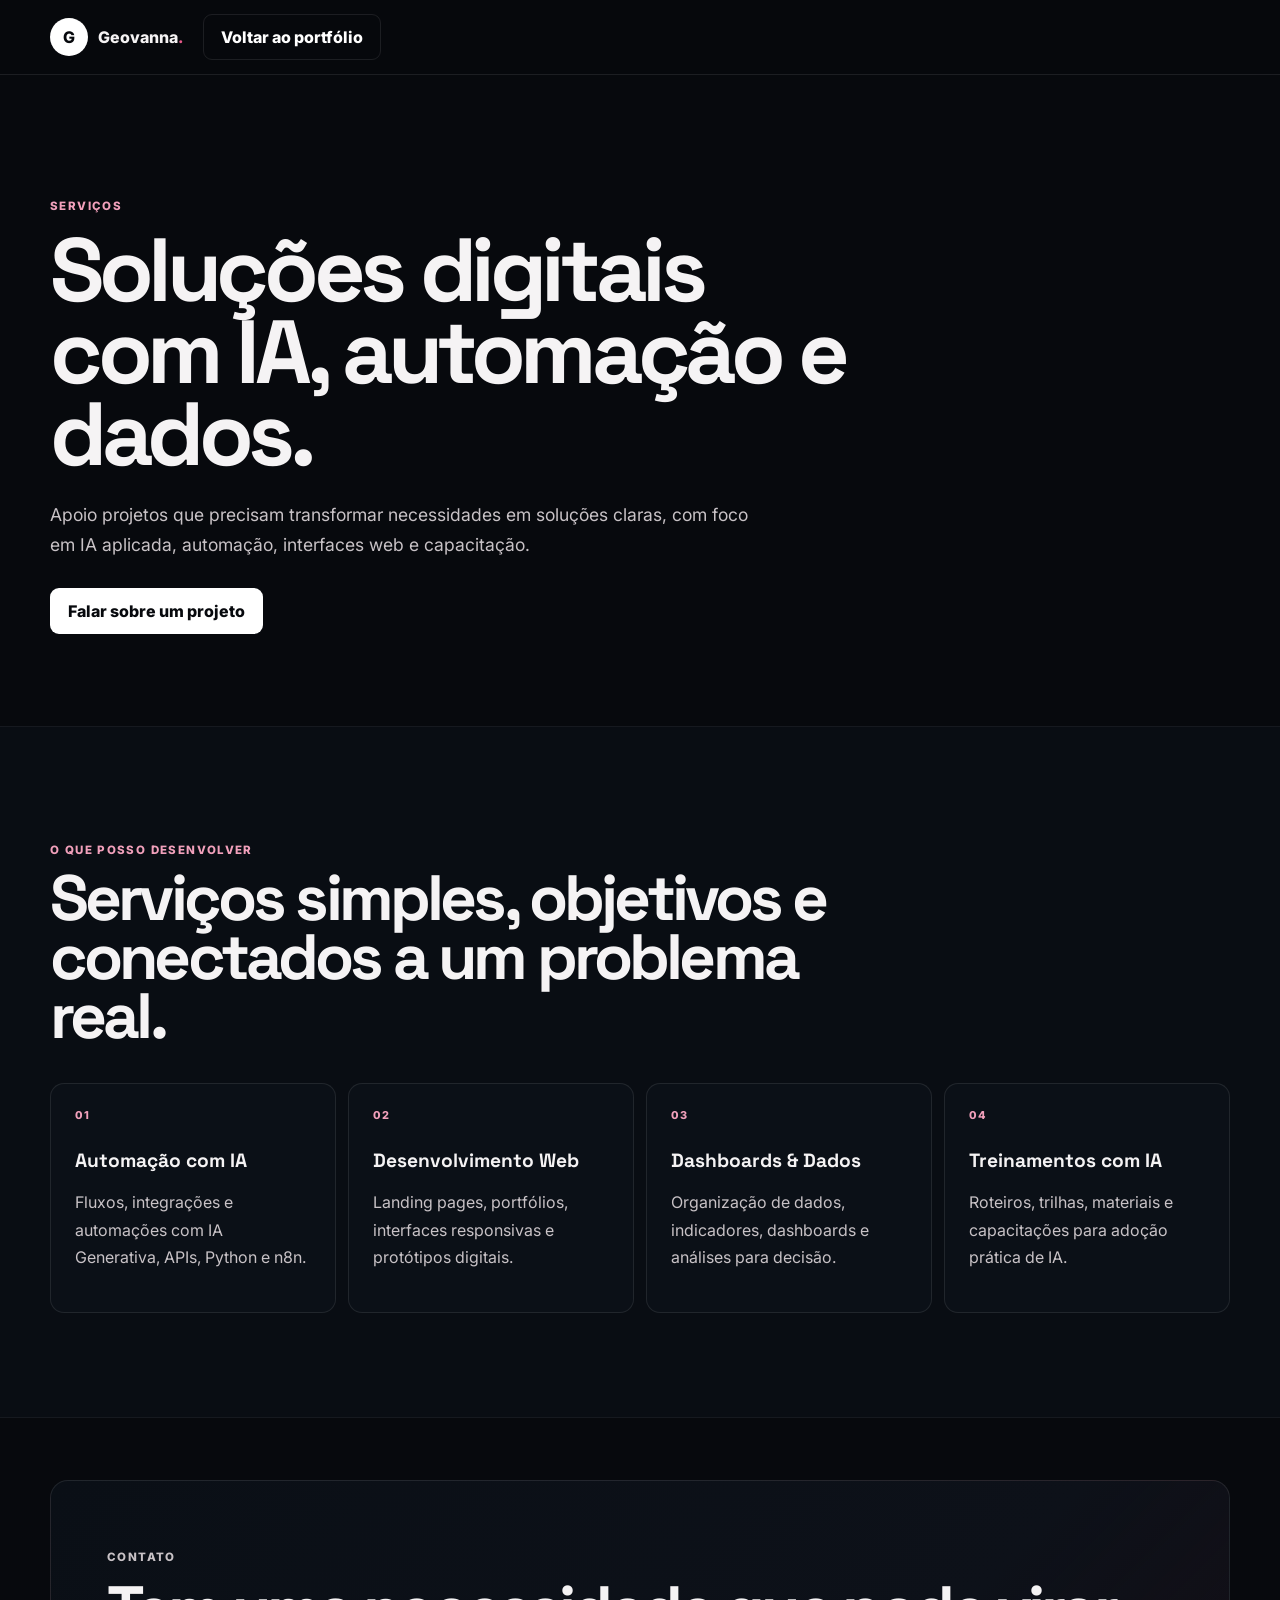
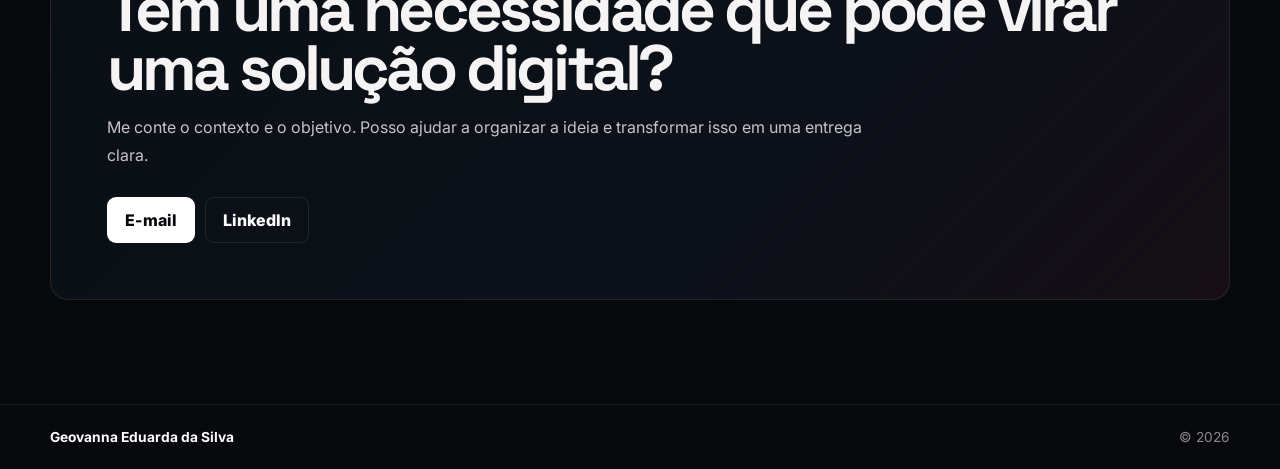
<file: servicos.html>
<!DOCTYPE html>
<html lang="pt-BR">
<head>
  <meta charset="UTF-8" />
  <meta name="viewport" content="width=device-width, initial-scale=1.0" />
  <title>Serviços | Geovanna Eduarda da Silva</title>
  <meta name="description" content="Serviços em IA, automação, desenvolvimento web, dados e capacitação." />
  <link rel="preconnect" href="https://fonts.googleapis.com" />
  <link rel="preconnect" href="https://fonts.gstatic.com" crossorigin />
  <link href="https://fonts.googleapis.com/css2?family=Inter:wght@400;500;600;700;800&family=Space+Grotesk:wght@500;600;700&display=swap" rel="stylesheet" />
  <link rel="stylesheet" href="./css/styles.css?v=10" />
</head>
<body>
  <header class="site-header">
    <div class="container nav-shell">
      <a class="brand" href="./index.html"><span class="brand-mark">G</span><span>Geovanna<span class="brand-dot">.</span></span></a>
      <a class="btn btn-secondary" href="./index.html">Voltar ao portfólio</a>
    </div>
  </header>

  <main>
    <section class="hero">
      <div class="container">
        <div class="hero-copy reveal">
          <p class="eyebrow">Serviços</p>
          <h1>Soluções digitais com IA, automação e dados.</h1>
          <p class="hero-lead">
            Apoio projetos que precisam transformar necessidades em soluções claras,
            com foco em IA aplicada, automação, interfaces web e capacitação.
          </p>
          <div class="hero-actions">
            <a class="btn btn-primary" href="mailto:geovanna.eduarda2003@gmail.com">Falar sobre um projeto</a>
          </div>
        </div>
      </div>
    </section>

    <section class="section section-alt">
      <div class="container">
        <div class="section-heading reveal">
          <p class="section-label">O que posso desenvolver</p>
          <h2>Serviços simples, objetivos e conectados a um problema real.</h2>
        </div>

        <div class="capability-grid">
          <article class="capability-card reveal"><span>01</span><h3>Automação com IA</h3><p>Fluxos, integrações e automações com IA Generativa, APIs, Python e n8n.</p></article>
          <article class="capability-card reveal"><span>02</span><h3>Desenvolvimento Web</h3><p>Landing pages, portfólios, interfaces responsivas e protótipos digitais.</p></article>
          <article class="capability-card reveal"><span>03</span><h3>Dashboards & Dados</h3><p>Organização de dados, indicadores, dashboards e análises para decisão.</p></article>
          <article class="capability-card reveal"><span>04</span><h3>Treinamentos com IA</h3><p>Roteiros, trilhas, materiais e capacitações para adoção prática de IA.</p></article>
        </div>
      </div>
    </section>

    <section class="section contact-section">
      <div class="container contact-box reveal">
        <p class="section-label">Contato</p>
        <h2>Tem uma necessidade que pode virar uma solução digital?</h2>
        <p>Me conte o contexto e o objetivo. Posso ajudar a organizar a ideia e transformar isso em uma entrega clara.</p>
        <div class="contact-actions">
          <a class="btn btn-primary" href="mailto:geovanna.eduarda2003@gmail.com">E-mail</a>
          <a class="btn btn-secondary" href="https://www.linkedin.com/in/geovannaeduarda" target="_blank" rel="noopener">LinkedIn</a>
        </div>
      </div>
    </section>
  </main>

  <footer class="site-footer">
    <div class="container footer-grid">
      <strong>Geovanna Eduarda da Silva</strong>
      <span>© <span id="year"></span></span>
    </div>
  </footer>

  <script src="./js/main.js?v=10"></script>
</body>
</html>
</file>
<file: css/styles.css>
:root{
  --bg:#07090d;
  --panel:#0b1017;
  --panel2:#0e151f;
  --text:#f5f3f4;
  --soft:#c8c2c6;
  --muted:#8b878d;
  --line:rgba(255,255,255,.09);
  --pink:#e75a8a;
  --pink-soft:#f1a0bb;
  --container:1180px;
}

*{box-sizing:border-box}
html{scroll-behavior:smooth;scroll-padding-top:88px}
body{
  margin:0;
  font-family:Inter,system-ui,-apple-system,Segoe UI,sans-serif;
  background:var(--bg);
  color:var(--text);
  overflow-x:hidden;
}
a{color:inherit;text-decoration:none}
img{display:block;max-width:100%}
button{font:inherit}
.container{width:min(calc(100% - 36px),var(--container));margin-inline:auto}

.skip-link{position:absolute;left:-999px;top:12px;z-index:999;background:#fff;color:#05070b;padding:10px 14px;border-radius:8px}
.skip-link:focus{left:12px}

.site-header{position:sticky;top:0;z-index:50;background:rgba(7,9,13,.88);backdrop-filter:blur(16px);border-bottom:1px solid var(--line)}
.nav-shell{min-height:74px;display:flex;align-items:center;gap:20px}
.brand{display:flex;align-items:center;gap:10px;font-weight:800}
.brand-mark{width:38px;height:38px;border-radius:50%;display:grid;place-items:center;background:#fff;color:#07090d}
.brand-dot{color:var(--pink)}
.menu{display:flex;justify-content:flex-end;gap:4px;flex:1}
.menu a{padding:9px 10px;color:var(--soft);font-size:.88rem;font-weight:700;border-radius:8px}
.menu a:hover{background:rgba(255,255,255,.05);color:#fff}
.nav-toggle{display:none;width:42px;height:42px;border:1px solid var(--line);background:transparent;border-radius:8px}
.nav-toggle span{display:block;width:19px;height:2px;background:#fff;margin:4px auto}

.hero{padding:112px 0 92px}
.hero-grid{display:grid;grid-template-columns:1.15fr .85fr;gap:82px;align-items:end}
.eyebrow,.section-label{color:var(--pink-soft);font-size:.72rem;font-weight:800;text-transform:uppercase;letter-spacing:.12em}
.hero h1,.section-heading h2,.contact-box h2{
  font-family:'Space Grotesk',Inter,sans-serif;
  letter-spacing:-.06em;
  line-height:.92;
}
.hero h1{font-size:clamp(3.8rem,7vw,7rem);margin:16px 0 24px;max-width:820px}
.hero-lead,.section-lead,.text-block p,.project-content p,.capability-card p,.timeline p,.beyond-grid p,.contact-box p{color:var(--soft);line-height:1.72}
.hero-lead{font-size:1.1rem;max-width:700px}
.hero-actions,.contact-actions{display:flex;flex-wrap:wrap;gap:10px;margin-top:28px}
.btn{display:inline-flex;align-items:center;justify-content:center;padding:12px 17px;border-radius:9px;font-weight:800;border:1px solid var(--line);transition:.2s}
.btn-primary{background:#fff;color:#07090d}
.btn-secondary{background:transparent;color:#fff}
.btn:hover{transform:translateY(-2px)}
.proof-row{display:flex;flex-wrap:wrap;gap:12px 22px;margin-top:28px;padding-top:22px;border-top:1px solid var(--line)}
.proof-row span{color:var(--muted);font-size:.78rem;text-transform:uppercase;letter-spacing:.05em;font-weight:700}
.proof-row strong{color:#fff;font-size:.9rem;margin-right:4px}

.hero-photo{position:relative;border:1px solid var(--line);border-radius:18px;overflow:hidden;background:var(--panel)}
.hero-photo img{width:100%;height:min(68vh,650px);object-fit:cover;object-position:center top}
.hero-photo-caption{position:absolute;left:14px;right:14px;bottom:14px;padding:14px;border-radius:11px;background:rgba(7,9,13,.8);border:1px solid var(--line);display:grid;gap:4px}
.hero-photo-caption span{color:var(--pink-soft);font-size:.69rem;font-weight:800;text-transform:uppercase;letter-spacing:.07em}

.section{padding:104px 0}
.section-alt{background:#090d13;border-top:1px solid rgba(255,255,255,.05);border-bottom:1px solid rgba(255,255,255,.05)}
.two-col{display:grid;grid-template-columns:.85fr 1.15fr;gap:64px}
.section-heading{max-width:850px;margin-bottom:38px}
.section-heading h2{font-size:clamp(2.6rem,5vw,4.8rem);margin:12px 0 0}
.section-lead{font-size:1rem;max-width:760px;margin-top:18px}
.text-block{font-size:1.04rem}

.capability-grid{display:grid;grid-template-columns:repeat(4,1fr);gap:12px}
.capability-card{padding:24px;border:1px solid var(--line);border-radius:14px;background:var(--panel)}
.capability-card>span{display:block;color:var(--pink-soft);font-size:.68rem;font-weight:800;letter-spacing:.1em;margin-bottom:26px}
.capability-card h3{font-family:'Space Grotesk',Inter,sans-serif;margin:0 0 10px;font-size:1.2rem}

.project-list{display:grid;gap:16px}
.project{display:grid;grid-template-columns:1fr 1fr;border:1px solid var(--line);border-radius:16px;overflow:hidden;background:var(--panel)}
.project-media{min-height:390px;background:#070b11;border-right:1px solid var(--line)}
.project-media>img{width:100%;height:100%;object-fit:cover}
.project-media>img[src$=".svg"]{object-fit:contain;background:#070b11}
.project-content{padding:30px;display:flex;flex-direction:column}
.project-topline{display:flex;justify-content:space-between;gap:16px;color:var(--muted);font-size:.68rem;text-transform:uppercase;letter-spacing:.08em;font-weight:800}
.project h3{font-family:'Space Grotesk',Inter,sans-serif;font-size:clamp(1.8rem,3vw,3.2rem);letter-spacing:-.05em;margin:34px 0 12px}
.tags{display:flex;flex-wrap:wrap;gap:7px;margin-top:8px}
.tags span{padding:7px 9px;border:1px solid var(--line);border-radius:7px;background:var(--panel2);color:#c9c3c7;font-size:.76rem;font-weight:700}
.text-link{font-size:.82rem;font-weight:800;border-bottom:1px solid #6c6870;padding-bottom:3px;margin-top:auto;align-self:flex-start}
.project-links{display:flex;gap:14px;flex-wrap:wrap;margin-top:auto}
.project-links .text-link{margin-top:0}
.all-projects{margin-top:22px}

.devready-media{position:relative;display:flex;align-items:center;justify-content:center;background:radial-gradient(circle at 30% 30%,rgba(119,85,232,.32),transparent 15rem),radial-gradient(circle at 75% 70%,rgba(232,100,29,.2),transparent 16rem),#0d0e24}
.devready-media img{width:min(55%,300px);height:auto;object-fit:contain}
.devready-brand{position:absolute;top:22px;left:22px;display:flex;align-items:center;gap:9px}
.devready-brand span{padding:7px 9px;border-radius:8px;background:linear-gradient(135deg,#7755e8,#e8641d);font-weight:900}

.journey-grid{display:grid;grid-template-columns:1.1fr .9fr;gap:50px}
.timeline{display:grid;gap:0}
.timeline article{display:grid;grid-template-columns:90px 1fr;gap:18px;padding:24px 0;border-bottom:1px solid var(--line)}
.timeline article:first-child{border-top:1px solid var(--line)}
.timeline span{color:var(--pink-soft);font-weight:800;font-size:.76rem}
.timeline h3{margin:0 0 6px;font-family:'Space Grotesk',Inter,sans-serif}
.timeline p{margin:0}
.education-list{display:grid;gap:10px}
.education-list article{padding:22px;border:1px solid var(--line);border-radius:12px;background:var(--panel)}
.education-list strong{display:block;margin-bottom:7px}
.education-list span{color:var(--muted);font-size:.88rem}

.research-layout{display:grid;grid-template-columns:1fr 1fr;gap:60px;align-items:center}
.research-stats{display:grid;grid-template-columns:repeat(3,1fr);gap:10px}
.research-stats div{padding:24px 18px;border:1px solid var(--line);border-radius:12px;background:var(--panel)}
.research-stats strong{display:block;font-family:'Space Grotesk',Inter,sans-serif;font-size:2rem}
.research-stats span{display:block;color:var(--muted);font-size:.78rem;line-height:1.45;margin-top:7px}

.skills-grid{display:grid;grid-template-columns:repeat(3,1fr);gap:12px}
.skill-group{padding:24px;border:1px solid var(--line);border-radius:14px;background:var(--panel)}
.skill-group h3{font-family:'Space Grotesk',Inter,sans-serif;margin:0 0 18px}

.beyond-grid{display:grid;grid-template-columns:repeat(3,1fr);gap:12px}
.beyond-grid article{padding:24px;border:1px solid var(--line);border-radius:14px;background:var(--panel)}
.beyond-grid span{display:block;color:var(--pink-soft);font-weight:800;margin-bottom:10px}

.contact-section{padding-top:62px}
.contact-box{padding:56px;border:1px solid var(--line);border-radius:18px;background:linear-gradient(135deg,#0a0f16,#0d1119 65%,rgba(231,90,138,.07))}
.contact-box h2{font-size:clamp(2.8rem,5vw,5rem);margin:12px 0}
.contact-box p{max-width:760px}

.site-footer{border-top:1px solid var(--line);padding:24px 0}
.footer-grid{display:flex;justify-content:space-between;gap:18px;color:var(--muted);font-size:.86rem}
.footer-grid strong{color:#fff}

.back-to-top{position:fixed;right:18px;bottom:18px;width:44px;height:44px;border:1px solid var(--line);border-radius:9px;background:#fff;color:#07090d;font-weight:900;opacity:0;visibility:hidden;transition:.2s}
.back-to-top.show{opacity:1;visibility:visible}

.reveal{opacity:0;transform:translateY(22px);transition:opacity .65s ease,transform .65s ease}
.reveal.visible{opacity:1;transform:none}
.reveal-delay{transition-delay:.1s}

@media(max-width:980px){
  .nav-toggle{display:block;margin-left:auto}
  .menu{position:fixed;top:82px;left:18px;right:18px;display:grid;padding:14px;background:#080c12;border:1px solid var(--line);border-radius:12px;opacity:0;visibility:hidden;transform:translateY(-8px);transition:.2s}
  .menu.open{opacity:1;visibility:visible;transform:none}
  .hero-grid,.two-col,.journey-grid,.research-layout,.project{grid-template-columns:1fr}
  .capability-grid{grid-template-columns:repeat(2,1fr)}
  .project-media{min-height:0;aspect-ratio:16/9;border-right:0;border-bottom:1px solid var(--line)}
  .skills-grid,.beyond-grid{grid-template-columns:1fr}
  .hero-photo img{height:520px}
}

@media(max-width:680px){
  .container{width:min(calc(100% - 28px),var(--container))}
  .hero{padding:76px 0 64px}
  .hero h1{font-size:clamp(3rem,15vw,4.5rem)}
  .hero-actions,.contact-actions{display:grid}
  .btn{width:100%}
  .hero-photo img{height:430px}
  .section{padding:82px 0}
  .capability-grid,.research-stats{grid-template-columns:1fr}
  .project-content{padding:24px}
  .project-topline{display:grid}
  .contact-box{padding:34px 24px}
  .footer-grid{flex-direction:column}
}

@media(prefers-reduced-motion:reduce){
  *{animation:none!important;transition:none!important}
  html{scroll-behavior:auto}
  .reveal{opacity:1;transform:none}
}
/* v11 profile + Neural leadership */
.neural-media{position:relative}
.project-highlight{
  position:absolute;left:18px;right:18px;bottom:18px;
  padding:14px 16px;border:1px solid rgba(255,255,255,.14);
  border-radius:11px;background:rgba(7,9,13,.86);backdrop-filter:blur(10px);
  display:grid;gap:3px
}
.project-highlight strong{font-size:.86rem;color:#fff}
.project-highlight span{font-size:.72rem;color:var(--pink-soft);font-weight:800;text-transform:uppercase;letter-spacing:.07em}
.hero-photo img{background:#10151d}

/* v12 languages + responsive */
.language-switcher{
  display:flex;
  gap:4px;
  margin-left:4px;
  padding:4px;
  border:1px solid var(--line);
  border-radius:9px;
  background:rgba(255,255,255,.025)
}
.lang-btn{
  border:0;
  background:transparent;
  color:var(--muted);
  min-width:34px;
  height:30px;
  border-radius:6px;
  font-size:.72rem;
  font-weight:800;
  cursor:pointer
}
.lang-btn.active{background:#fff;color:#07090d}
@media(max-width:980px){
  .language-switcher{order:3;margin-left:0}
  .nav-shell{flex-wrap:wrap}
  .menu{z-index:60}
}
@media(max-width:680px){
  .language-switcher{margin-left:auto}
  .lang-btn{min-width:32px;height:29px}
  .brand{max-width:145px}
  .hero-grid{gap:34px}
  .project{border-radius:13px}
  .project-media{aspect-ratio:16/10}
}
</file>
